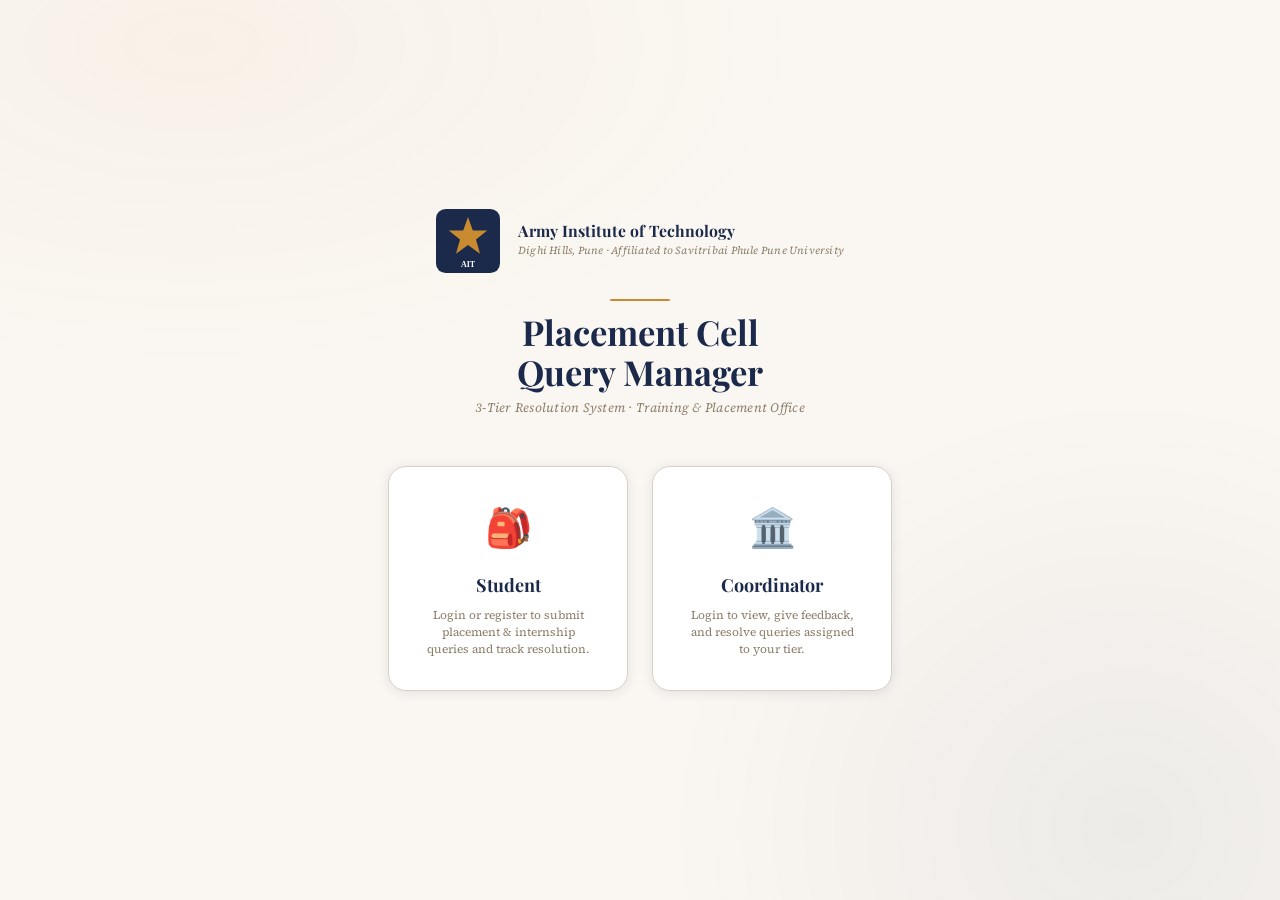
<file: placement-query-manager/index.html>
<!DOCTYPE html>
<html lang="en">
<head>
    <meta charset="UTF-8">
    <meta name="viewport" content="width=device-width, initial-scale=1.0">
    <title> Placement Query Manager </title>
</head>
<body>
</body>
<script>
  window.location.href = "login.html";
</script>
</html>
</file>
<file: placement-query-manager/css/dashboard.css>
:root{
  --ivory:#faf7f2;--ivory2:#f2ede4;--ivory3:#e8e0d4;
  --navy:#1b2a4a;--navy2:#243358;--navy3:#2e4070;
  --coral:#d95f3b;--coral2:#e8784f;
  --amber:#c88b2f;--amber2:#e0a83a;
  --sage:#4a7c6f;--sage2:#5e9e8e;
  --text:#2c2416;--text2:#5c4f3a;--text3:#8c7d68;
  --border:#d9d0c2;--border2:#c8bfb0;
  --red:#c0392b;--orange:#d4650a;--yellow:#b8860b;--green:#2d6a4f;
  --intern:#5b3d8a;--place:#1b5e7a;
  --sh:0 2px 12px rgba(27,42,74,.10);
  --sh2:0 8px 32px rgba(27,42,74,.14);
}
*{margin:0;padding:0;box-sizing:border-box}
html{font-size:15px}
body{background:var(--ivory);color:var(--text);font-family:'Source Serif 4',Georgia,serif;min-height:100vh;line-height:1.55}
body::before{content:'';position:fixed;inset:0;pointer-events:none;z-index:0;
  background:radial-gradient(ellipse 80% 60% at 15% 5%,rgba(200,139,47,.05) 0%,transparent 60%),
             radial-gradient(ellipse 60% 80% at 88% 92%,rgba(27,42,74,.06) 0%,transparent 60%)}

.screen{display:none;position:relative;z-index:1}
.screen.active{display:block}

/* ── AIT LOGO SVG INLINE ── */
.ait-logo-svg{display:block}

/* ══ LANDING ══ */
#screen-landing{min-height:100vh;display:flex;flex-direction:column;align-items:center;justify-content:center;padding:40px 20px}
.ait-header{display:flex;align-items:center;gap:18px;margin-bottom:10px}
.ait-logo-wrap{width:72px;height:72px;flex-shrink:0}
.ait-text-block{text-align:left}
.ait-college{font-family:'Playfair Display',serif;font-size:1.05rem;font-weight:700;color:var(--navy);line-height:1.2}
.ait-tagline{font-size:.72rem;color:var(--text3);font-style:italic;margin-top:2px;letter-spacing:.02em}
.land-divider{width:60px;height:2px;background:var(--amber);border-radius:2px;margin:14px auto 10px}
.land-title{font-family:'Playfair Display',serif;font-size:2.3rem;font-weight:700;color:var(--navy);text-align:center;line-height:1.15;margin-bottom:6px}
.land-sub{color:var(--text3);font-size:.86rem;font-style:italic;margin-bottom:48px;letter-spacing:.02em;text-align:center}
.role-grid{display:flex;gap:24px;flex-wrap:wrap;justify-content:center}
.role-card{background:white;border:1.5px solid var(--border);border-radius:18px;padding:32px 36px;width:240px;text-align:center;cursor:pointer;transition:all .22s cubic-bezier(.34,1.56,.64,1);box-shadow:var(--sh)}
.role-card:hover{transform:translateY(-6px);box-shadow:var(--sh2)}
.role-card.rc-student:hover{border-color:var(--coral)}
.role-card.rc-coord:hover{border-color:var(--navy)}
.role-ico{font-size:38px;margin-bottom:14px}
.role-name{font-family:'Playfair Display',serif;font-size:1.2rem;font-weight:700;color:var(--navy);margin-bottom:7px}
.role-desc{font-size:.78rem;color:var(--text3);line-height:1.45}

/* ══ AUTH ══ */
#screen-auth{min-height:100vh;display:flex;align-items:center;justify-content:center;padding:40px 20px}
.auth-box{background:white;border:1.5px solid var(--border);border-radius:20px;padding:38px 42px;width:440px;max-width:100%;box-shadow:var(--sh2)}
.auth-ait-bar{display:flex;align-items:center;gap:12px;padding-bottom:18px;border-bottom:1px solid var(--border);margin-bottom:22px}
.auth-ait-logo{width:40px;height:40px;flex-shrink:0}
.auth-ait-name{font-family:'Playfair Display',serif;font-size:.9rem;font-weight:700;color:var(--navy);line-height:1.2}
.auth-ait-sub{font-size:.68rem;color:var(--text3);margin-top:1px}
.auth-back{display:inline-flex;align-items:center;gap:6px;font-size:.8rem;color:var(--text3);cursor:pointer;margin-bottom:18px;transition:color .15s}
.auth-back:hover{color:var(--navy)}
.auth-title{font-family:'Playfair Display',serif;font-size:1.65rem;font-weight:700;color:var(--navy);margin-bottom:4px}
.auth-sub{font-size:.82rem;color:var(--text3);font-style:italic;margin-bottom:22px}
.tab-row{display:flex;background:var(--ivory2);border-radius:10px;padding:4px;margin-bottom:20px}
.tab-btn{flex:1;padding:8px;border:none;background:none;font-family:'Source Serif 4',serif;font-size:.85rem;color:var(--text3);border-radius:7px;cursor:pointer;transition:all .18s}
.tab-btn.active{background:white;color:var(--navy);font-weight:600;box-shadow:0 1px 4px rgba(27,42,74,.12)}

/* FORM */
.field{display:flex;flex-direction:column;gap:6px;margin-bottom:14px}
label{font-family:'JetBrains Mono',monospace;font-size:.67rem;letter-spacing:.1em;text-transform:uppercase;color:var(--text3)}
input,select,textarea{background:var(--ivory);border:1.5px solid var(--border);border-radius:9px;color:var(--text);font-family:'Source Serif 4',serif;font-size:.9rem;padding:10px 14px;transition:border-color .15s,box-shadow .15s;outline:none;width:100%}
input:focus,select:focus,textarea:focus{border-color:var(--navy);box-shadow:0 0 0 3px rgba(27,42,74,.08);background:white}
select option{background:white}
textarea{resize:vertical;min-height:80px;line-height:1.5}
.fg2{display:grid;grid-template-columns:1fr 1fr;gap:14px}
.span2{grid-column:span 2}

/* TOGGLE — internship / placement */
.drive-toggle{display:grid;grid-template-columns:1fr 1fr;gap:10px;margin-bottom:4px}
.drive-opt{position:relative}
.drive-opt input[type=radio]{position:absolute;opacity:0;width:0;height:0}
.drive-opt label{display:flex;flex-direction:column;align-items:center;gap:5px;padding:14px 10px;border:1.5px solid var(--border);border-radius:10px;cursor:pointer;transition:all .18s;font-family:'Source Serif 4',serif;font-size:.85rem;font-weight:600;color:var(--text2);letter-spacing:0;text-transform:none;background:white}
.drive-opt label .di{font-size:22px}
.drive-opt label .dl{font-size:.82rem}
.drive-opt label .ds{font-size:.7rem;color:var(--text3);font-weight:400;margin-top:1px}
.drive-opt input:checked+label{border-color:var(--navy);background:rgba(27,42,74,.05);color:var(--navy)}
.drive-opt.intern input:checked+label{border-color:var(--intern);background:rgba(91,61,138,.06);color:var(--intern)}
.drive-opt.place input:checked+label{border-color:var(--place);background:rgba(27,94,122,.06);color:var(--place)}

/* BUTTONS */
.btn{display:inline-flex;align-items:center;justify-content:center;gap:8px;padding:11px 22px;border-radius:10px;border:none;font-family:'Source Serif 4',serif;font-size:.9rem;font-weight:600;cursor:pointer;transition:all .18s;letter-spacing:.01em}
.btn-navy{background:var(--navy);color:white}
.btn-navy:hover{background:var(--navy2);transform:translateY(-1px);box-shadow:0 4px 14px rgba(27,42,74,.25)}
.btn-coral{background:var(--coral);color:white}
.btn-coral:hover{background:var(--coral2);transform:translateY(-1px);box-shadow:0 4px 14px rgba(217,95,59,.3)}
.btn-outline{background:transparent;color:var(--navy);border:1.5px solid var(--border2)}
.btn-outline:hover{border-color:var(--navy);background:var(--ivory2)}
.btn-sage{background:var(--sage);color:white}
.btn-sage:hover{background:var(--sage2);transform:translateY(-1px)}
.btn-sm{padding:7px 14px;font-size:.78rem;border-radius:7px}
.btn-full{width:100%;margin-top:18px}
.btn-row{display:flex;gap:12px;margin-top:18px;flex-wrap:wrap}

/* ══ DASHBOARD SHELL ══ */
#screen-dashboard{min-height:100vh;display:grid;grid-template-columns:264px 1fr}
.sidebar{background:var(--navy);display:flex;flex-direction:column;position:sticky;top:0;height:100vh;overflow-y:auto}
.sb-head{padding:22px 22px 18px;border-bottom:1px solid rgba(255,255,255,.08)}
.sb-ait{display:flex;align-items:center;gap:10px;margin-bottom:12px}
.sb-ait-logo{width:34px;height:34px;flex-shrink:0;opacity:.9}
.sb-ait-name{font-family:'Playfair Display',serif;font-size:.8rem;font-weight:700;color:rgba(255,255,255,.85);line-height:1.2}
.sb-ait-sub{font-size:.58rem;color:var(--amber2);text-transform:uppercase;letter-spacing:.1em;margin-top:1px}
.sb-dept{font-family:'JetBrains Mono',monospace;font-size:.62rem;letter-spacing:.15em;color:var(--amber2);text-transform:uppercase;margin-bottom:4px}
.sb-title{font-family:'Playfair Display',serif;font-size:1rem;font-weight:700;color:white;line-height:1.2}
.sb-user{padding:14px 20px;border-bottom:1px solid rgba(255,255,255,.08);display:flex;align-items:center;gap:12px}
.sb-avatar{width:36px;height:36px;background:rgba(255,255,255,.13);border-radius:50%;display:flex;align-items:center;justify-content:center;font-family:'Playfair Display',serif;font-weight:700;color:white;flex-shrink:0;font-size:14px}
.sb-uname{font-size:.84rem;font-weight:600;color:white;line-height:1.2}
.sb-urole{font-size:.66rem;color:rgba(255,255,255,.38);font-family:'JetBrains Mono',monospace;margin-top:2px}
.sb-nav{padding:14px 10px;flex:1}
.nav-sec{font-family:'JetBrains Mono',monospace;font-size:.58rem;letter-spacing:.14em;color:rgba(255,255,255,.25);text-transform:uppercase;padding:12px 12px 5px}
.nav-item{display:flex;align-items:center;gap:10px;width:100%;padding:9px 14px;border:none;background:none;color:rgba(255,255,255,.5);font-family:'Source Serif 4',serif;font-size:.84rem;border-radius:9px;cursor:pointer;transition:all .15s;text-align:left;margin-bottom:2px}
.nav-item:hover{background:rgba(255,255,255,.07);color:rgba(255,255,255,.85)}
.nav-item.active{background:rgba(255,255,255,.13);color:white;font-weight:600}
.nav-ico{font-size:13px;width:17px;text-align:center}
.nav-badge{margin-left:auto;background:var(--coral);color:white;font-family:'JetBrains Mono',monospace;font-size:.62rem;padding:2px 7px;border-radius:99px}
.sb-foot{padding:14px 20px;border-top:1px solid rgba(255,255,255,.08)}
.logout-btn{width:100%;padding:9px 14px;background:none;border:1px solid rgba(255,255,255,.14);border-radius:8px;color:rgba(255,255,255,.38);font-family:'Source Serif 4',serif;font-size:.78rem;cursor:pointer;transition:all .15s;display:flex;align-items:center;justify-content:center;gap:8px}
.logout-btn:hover{border-color:rgba(255,255,255,.28);color:rgba(255,255,255,.65)}

.main{background:var(--ivory);padding:34px 42px;overflow-y:auto;min-height:100vh}
.page{display:none;animation:pgIn .28s ease}
.page.active{display:block}
@keyframes pgIn{from{opacity:0;transform:translateY(10px)}to{opacity:1;transform:none}}

.ph{display:flex;align-items:flex-end;justify-content:space-between;margin-bottom:26px;padding-bottom:16px;border-bottom:1.5px solid var(--border)}
.ph-title{font-family:'Playfair Display',serif;font-size:1.85rem;font-weight:700;color:var(--navy);line-height:1.1}
.ph-sub{font-size:.78rem;color:var(--text3);font-style:italic;margin-top:4px}

/* STATS */
.stats-row{display:grid;grid-template-columns:repeat(4,1fr);gap:14px;margin-bottom:24px}
.sc{background:white;border:1.5px solid var(--border);border-radius:14px;padding:18px 20px;box-shadow:var(--sh);position:relative;overflow:hidden}
.sc::after{content:'';position:absolute;bottom:0;left:0;right:0;height:3px}
.sc.ac::after{background:var(--coral)} .sc.an::after{background:var(--navy)}
.sc.aa::after{background:var(--amber)} .sc.as::after{background:var(--sage)}
.sc.ai::after{background:var(--intern)} .sc.ap::after{background:var(--place)}
.sc-num{font-family:'Playfair Display',serif;font-size:2.1rem;font-weight:900;color:var(--navy);line-height:1;margin-bottom:3px}
.sc-lbl{font-size:.74rem;color:var(--text3)}

/* CARD */
.card{background:white;border:1.5px solid var(--border);border-radius:14px;padding:22px 24px;margin-bottom:18px;box-shadow:var(--sh)}
.ch{font-family:'Playfair Display',serif;font-size:1rem;font-weight:700;color:var(--navy);margin-bottom:14px;display:flex;align-items:center;justify-content:space-between}

/* DRIVE TYPE BADGE */
.dtag-intern{display:inline-flex;align-items:center;gap:4px;font-family:'JetBrains Mono',monospace;font-size:.62rem;padding:2px 8px;border-radius:99px;background:rgba(91,61,138,.1);color:var(--intern);border:1px solid rgba(91,61,138,.2)}
.dtag-placement{display:inline-flex;align-items:center;gap:4px;font-family:'JetBrains Mono',monospace;font-size:.62rem;padding:2px 8px;border-radius:99px;background:rgba(27,94,122,.1);color:var(--place);border:1px solid rgba(27,94,122,.2)}

/* PILLS */
.pill{display:inline-flex;align-items:center;gap:4px;font-family:'JetBrains Mono',monospace;font-size:.65rem;font-weight:500;padding:3px 9px;border-radius:99px;letter-spacing:.04em}
.pill-critical{background:rgba(192,57,43,.1);color:var(--red);border:1px solid rgba(192,57,43,.25)}
.pill-urgent{background:rgba(212,101,10,.1);color:var(--orange);border:1px solid rgba(212,101,10,.25)}
.pill-moderate{background:rgba(184,134,11,.12);color:var(--yellow);border:1px solid rgba(184,134,11,.25)}
.pill-low{background:rgba(45,106,79,.1);color:var(--green);border:1px solid rgba(45,106,79,.25)}
.pill-t1{background:rgba(27,42,74,.08);color:var(--navy);border:1px solid rgba(27,42,74,.2)}
.pill-t2{background:rgba(200,139,47,.1);color:var(--amber);border:1px solid rgba(200,139,47,.25)}
.pill-t3{background:rgba(217,95,59,.1);color:var(--coral);border:1px solid rgba(217,95,59,.25)}
.pill-res{background:rgba(45,106,79,.1);color:var(--green);border:1px solid rgba(45,106,79,.2)}
.pill-sub{background:rgba(92,79,58,.07);color:var(--text2);border:1px solid var(--border)}
.pill-awstud{background:rgba(91,61,138,.1);color:var(--intern);border:1px solid rgba(91,61,138,.25)}

/* TABLE */
.tbl{width:100%;border-collapse:collapse;font-size:.82rem}
.tbl th{font-family:'JetBrains Mono',monospace;font-size:.62rem;letter-spacing:.1em;text-transform:uppercase;color:var(--text3);padding:10px 14px;text-align:left;border-bottom:1.5px solid var(--border);white-space:nowrap}
.tbl td{padding:11px 14px;border-bottom:1px solid var(--ivory2);vertical-align:middle}
.tbl tr:last-child td{border-bottom:none}
.tbl tr:hover td{background:var(--ivory)}
.mono{font-family:'JetBrains Mono',monospace;font-size:.75rem;color:var(--navy3)}

/* QUEUE ITEMS */
.qi{background:var(--ivory);border:1.5px solid var(--border);border-left:4px solid var(--border2);border-radius:10px;padding:14px 18px;margin-bottom:10px;display:flex;align-items:center;gap:14px;transition:all .15s}
.qi:hover{box-shadow:var(--sh)}
.qi.p-critical{border-left-color:var(--red)} .qi.p-urgent{border-left-color:var(--orange)}
.qi.p-moderate{border-left-color:var(--yellow)} .qi.p-low{border-left-color:var(--green)}
.qi-rank{font-family:'Playfair Display',serif;font-size:1.2rem;font-weight:700;color:var(--border2);width:26px;text-align:center;flex-shrink:0}
.qi-body{flex:1;min-width:0}
.qi-name{font-weight:600;font-size:.87rem;color:var(--navy);margin-bottom:2px}
.qi-meta{font-size:.73rem;color:var(--text3);font-family:'JetBrains Mono',monospace}
.qi-acts{display:flex;gap:8px;flex-shrink:0;flex-wrap:wrap}
.tier-tag{display:inline-block;font-family:'JetBrains Mono',monospace;font-size:.6rem;letter-spacing:.05em;background:var(--ivory2);border:1px solid var(--border);border-radius:5px;padding:1px 7px;color:var(--text3);margin-right:4px}

/* SPLIT BOXES for coordinator queue */
.split-queue{display:grid;grid-template-columns:1fr 1fr;gap:20px;margin-top:4px}
.split-box{background:white;border:1.5px solid var(--border);border-radius:14px;overflow:hidden;box-shadow:var(--sh)}
.split-box-head{padding:14px 18px;border-bottom:1px solid var(--border);display:flex;align-items:center;justify-content:space-between}
.split-box-title{font-family:'Playfair Display',serif;font-size:.95rem;font-weight:700}
.split-box-title.intern{color:var(--intern)}
.split-box-title.place{color:var(--place)}
.split-box-body{padding:14px}

/* TIER FLOW */
.tier-flow{display:flex;border:1.5px solid var(--border);border-radius:12px;overflow:hidden;margin:12px 0}
.tf-seg{flex:1;padding:16px 12px;text-align:center;border-right:1px solid var(--border)}
.tf-seg:last-child{border-right:none}
.tf-lbl{font-family:'JetBrains Mono',monospace;font-size:.58rem;letter-spacing:.12em;text-transform:uppercase;color:var(--text3);margin-bottom:5px}
.tf-name{font-family:'Playfair Display',serif;font-size:.88rem;font-weight:700;color:var(--navy);margin-bottom:3px}
.tf-types{font-size:.7rem;color:var(--text3);line-height:1.4}
.tf-cnt{font-family:'JetBrains Mono',monospace;font-size:.68rem;color:var(--text3);margin-top:6px}

/* PRIO BANNER */
.prio-banner{display:flex;align-items:center;gap:12px;background:var(--ivory2);border:1.5px solid var(--border);border-radius:9px;padding:10px 16px;font-family:'JetBrains Mono',monospace;font-size:.74rem;color:var(--text2);margin-top:10px}

/* ── FEEDBACK THREAD ── */
.thread{margin-top:16px}
.thread-msg{display:flex;gap:10px;margin-bottom:12px}
.thread-msg.coord{flex-direction:row-reverse}
.tm-av{width:30px;height:30px;border-radius:50%;display:flex;align-items:center;justify-content:center;font-family:'Playfair Display',serif;font-weight:700;font-size:12px;flex-shrink:0;color:white}
.tm-av.stud{background:var(--coral)}
.tm-av.coord{background:var(--navy)}
.tm-bubble{max-width:80%;background:var(--ivory2);border:1px solid var(--border);border-radius:10px;padding:10px 14px;font-size:.82rem;line-height:1.55}
.thread-msg.coord .tm-bubble{background:rgba(27,42,74,.06);border-color:rgba(27,42,74,.15)}
.tm-meta{font-family:'JetBrains Mono',monospace;font-size:.6rem;color:var(--text3);margin-bottom:4px}
.tm-text{color:var(--text)}

.fb-input-area{margin-top:14px;background:var(--ivory);border:1.5px solid var(--border);border-radius:10px;padding:14px}
.fb-input-label{font-family:'JetBrains Mono',monospace;font-size:.66rem;letter-spacing:.1em;text-transform:uppercase;color:var(--text3);margin-bottom:8px}
.fb-textarea{width:100%;background:white;border:1.5px solid var(--border);border-radius:8px;padding:10px 12px;font-family:'Source Serif 4',serif;font-size:.85rem;resize:vertical;min-height:70px;outline:none;line-height:1.5}
.fb-textarea:focus{border-color:var(--navy);box-shadow:0 0 0 3px rgba(27,42,74,.07)}
.fb-actions{display:flex;gap:10px;margin-top:10px}

.resolve-section{margin-top:14px;padding-top:14px;border-top:1.5px dashed var(--border)}
.resolve-label{font-family:'JetBrains Mono',monospace;font-size:.66rem;letter-spacing:.1em;text-transform:uppercase;color:var(--sage);margin-bottom:8px}
.resolve-textarea{width:100%;background:white;border:1.5px solid rgba(74,124,111,.3);border-radius:8px;padding:10px 12px;font-family:'Source Serif 4',serif;font-size:.85rem;resize:vertical;min-height:70px;outline:none;line-height:1.5}
.resolve-textarea:focus{border-color:var(--sage);box-shadow:0 0 0 3px rgba(74,124,111,.08)}

/* MODAL */
.overlay{display:none;position:fixed;inset:0;background:rgba(27,42,74,.5);z-index:200;align-items:center;justify-content:center;backdrop-filter:blur(4px)}
.overlay.open{display:flex}
.modal-box{background:white;border:1.5px solid var(--border);border-radius:18px;padding:34px 38px;max-width:580px;width:92%;max-height:90vh;overflow-y:auto;box-shadow:0 20px 60px rgba(27,42,74,.2);animation:pgIn .22s ease}
.modal-title{font-family:'Playfair Display',serif;font-size:1.35rem;font-weight:700;color:var(--navy);margin-bottom:18px}
.modal-close{float:right;background:none;border:none;font-size:1.3rem;color:var(--text3);cursor:pointer;line-height:1;margin-top:-4px}
.dr{display:flex;gap:14px;margin-bottom:11px;font-size:.83rem}
.dk{font-family:'JetBrains Mono',monospace;font-size:.66rem;color:var(--text3);text-transform:uppercase;letter-spacing:.08em;width:108px;flex-shrink:0;padding-top:2px}
.dv{color:var(--text);line-height:1.5}
.resp-box{background:var(--ivory);border:1.5px solid var(--border);border-left:4px solid var(--sage);border-radius:10px;padding:14px 16px;margin-top:10px;font-size:.82rem;line-height:1.65;color:var(--text)}
.resp-head{font-family:'JetBrains Mono',monospace;font-size:.64rem;color:var(--sage);text-transform:uppercase;letter-spacing:.1em;margin-bottom:7px}

/* COORD HINT */
.coord-hint{background:var(--ivory2);border:1.5px solid var(--border);border-radius:12px;padding:14px 16px;margin-bottom:18px}
.coord-hint-title{font-family:'JetBrains Mono',monospace;font-size:.64rem;letter-spacing:.12em;text-transform:uppercase;color:var(--text3);margin-bottom:10px}
.cred-card{background:white;border:1.5px solid var(--border);border-radius:9px;padding:10px 14px;margin-bottom:8px;cursor:pointer;transition:all .15s;display:flex;align-items:center;gap:12px}
.cred-card:last-child{margin-bottom:0}
.cred-card:hover{border-color:var(--navy);box-shadow:var(--sh)}
.cred-avatar{width:32px;height:32px;border-radius:50%;display:flex;align-items:center;justify-content:center;font-family:'Playfair Display',serif;font-weight:700;color:white;flex-shrink:0;font-size:13px}
.cred-info{flex:1}
.cred-name{font-size:.82rem;font-weight:600;color:var(--navy);line-height:1.2}
.cred-role{font-family:'JetBrains Mono',monospace;font-size:.64rem;color:var(--text3);margin-top:1px}
.cred-mob{font-family:'JetBrains Mono',monospace;font-size:.7rem;color:var(--text2);margin-left:auto;background:var(--ivory2);padding:2px 8px;border-radius:5px}
.cred-hint{font-size:.68rem;color:var(--text3);font-style:italic;margin-top:2px}
.cred-card:hover .cred-hint{color:var(--navy)}

/* TOAST */
.toasts{position:fixed;bottom:24px;right:24px;display:flex;flex-direction:column;gap:10px;z-index:999}
.toast{background:white;border:1.5px solid var(--border);border-radius:10px;padding:11px 17px;font-size:.81rem;max-width:300px;box-shadow:var(--sh2);animation:slideIn .22s ease;display:flex;align-items:center;gap:10px}
.toast.ok{border-left:4px solid var(--sage)} .toast.err{border-left:4px solid var(--coral)} .toast.inf{border-left:4px solid var(--amber)}
@keyframes slideIn{from{opacity:0;transform:translateX(18px)}to{opacity:1;transform:none}}
@keyframes pgIn{from{opacity:0;transform:translateY(10px)}to{opacity:1;transform:none}}

.empty{text-align:center;padding:44px 20px}
.empty-ico{font-size:34px;opacity:.26;margin-bottom:10px}
.empty-txt{font-size:.82rem;color:var(--text3);font-style:italic}

.ab{margin-bottom:13px}
.ab-top{display:flex;justify-content:space-between;font-size:.77rem;margin-bottom:5px;color:var(--text2)}
.ab-track{height:6px;background:var(--ivory2);border-radius:99px;overflow:hidden}
.ab-fill{height:100%;border-radius:99px;transition:width .5s ease}
hr.s{border:none;border-top:1px solid var(--ivory3);margin:14px 0}
::-webkit-scrollbar{width:5px}::-webkit-scrollbar-track{background:transparent}::-webkit-scrollbar-thumb{background:var(--border2);border-radius:4px}

/* AIT logo inline SVG colour */
.ait-shield-bg{fill:#1b2a4a} .ait-star{fill:#c88b2f} .ait-text-fill{fill:white}

/* Dashboard takes full viewport, no screen switching needed */
#screen-dashboard{display:grid;grid-template-columns:264px 1fr;min-height:100vh}
</file>
<file: placement-query-manager/css/auth.css>
:root{
  --ivory:#faf7f2;--ivory2:#f2ede4;--ivory3:#e8e0d4;
  --navy:#1b2a4a;--navy2:#243358;
  --coral:#d95f3b;--coral2:#e8784f;
  --amber:#c88b2f;--amber2:#e0a83a;
  --text:#2c2416;--text2:#5c4f3a;--text3:#8c7d68;
  --border:#d9d0c2;--border2:#c8bfb0;
  --sh:0 2px 12px rgba(27,42,74,.10);
  --sh2:0 8px 32px rgba(27,42,74,.16);
}
*{margin:0;padding:0;box-sizing:border-box}
html{font-size:15px}
body{background:var(--ivory);color:var(--text);font-family:'Source Serif 4',Georgia,serif;min-height:100vh;line-height:1.55}
body::before{content:'';position:fixed;inset:0;pointer-events:none;
  background:radial-gradient(ellipse 80% 60% at 15% 5%,rgba(200,139,47,.05) 0%,transparent 60%),
             radial-gradient(ellipse 60% 80% at 88% 92%,rgba(27,42,74,.06) 0%,transparent 60%)}

.view{display:none;min-height:100vh;position:relative;z-index:1}
.view.active{display:flex;flex-direction:column;align-items:center;justify-content:center;padding:40px 20px}

/* ── LANDING ── */
.ait-header{display:flex;align-items:center;gap:18px;margin-bottom:10px}
.ait-college{font-family:'Playfair Display',serif;font-size:1.05rem;font-weight:700;color:var(--navy);line-height:1.2}
.ait-tagline{font-size:.72rem;color:var(--text3);font-style:italic;margin-top:2px;letter-spacing:.02em}
.land-divider{width:60px;height:2px;background:var(--amber);border-radius:2px;margin:16px auto 12px}
.land-title{font-family:'Playfair Display',serif;font-size:2.3rem;font-weight:700;color:var(--navy);text-align:center;line-height:1.15;margin-bottom:6px}
.land-sub{color:var(--text3);font-size:.86rem;font-style:italic;margin-bottom:48px;letter-spacing:.02em;text-align:center}
.role-grid{display:flex;gap:24px;flex-wrap:wrap;justify-content:center}
.role-card{background:white;border:1.5px solid var(--border);border-radius:18px;padding:32px 36px;width:240px;text-align:center;cursor:pointer;transition:all .22s cubic-bezier(.34,1.56,.64,1);box-shadow:var(--sh)}
.role-card:hover{transform:translateY(-6px);box-shadow:var(--sh2)}
.role-card.rc-s:hover{border-color:var(--coral)}
.role-card.rc-c:hover{border-color:var(--navy)}
.role-ico{font-size:38px;margin-bottom:14px}
.role-name{font-family:'Playfair Display',serif;font-size:1.2rem;font-weight:700;color:var(--navy);margin-bottom:7px}
.role-desc{font-size:.78rem;color:var(--text3);line-height:1.45}

/* ── AUTH BOX ── */
.auth-box{background:white;border:1.5px solid var(--border);border-radius:20px;padding:38px 42px;width:440px;max-width:100%;box-shadow:var(--sh2)}
.auth-ait-bar{display:flex;align-items:center;gap:12px;padding-bottom:18px;border-bottom:1px solid var(--border);margin-bottom:22px}
.auth-ait-name{font-family:'Playfair Display',serif;font-size:.9rem;font-weight:700;color:var(--navy);line-height:1.2}
.auth-ait-sub{font-size:.68rem;color:var(--text3);margin-top:1px}
.auth-back{display:inline-flex;align-items:center;gap:6px;font-size:.8rem;color:var(--text3);cursor:pointer;margin-bottom:18px;transition:color .15s;background:none;border:none;font-family:'Source Serif 4',serif}
.auth-back:hover{color:var(--navy)}
.auth-title{font-family:'Playfair Display',serif;font-size:1.65rem;font-weight:700;color:var(--navy);margin-bottom:4px}
.auth-sub{font-size:.82rem;color:var(--text3);font-style:italic;margin-bottom:22px}

/* tabs */
.tab-row{display:flex;background:var(--ivory2);border-radius:10px;padding:4px;margin-bottom:20px}
.tab-btn{flex:1;padding:8px;border:none;background:none;font-family:'Source Serif 4',serif;font-size:.85rem;color:var(--text3);border-radius:7px;cursor:pointer;transition:all .18s}
.tab-btn.active{background:white;color:var(--navy);font-weight:600;box-shadow:0 1px 4px rgba(27,42,74,.12)}

/* form */
.field{display:flex;flex-direction:column;gap:6px;margin-bottom:14px}
label{font-family:'JetBrains Mono',monospace;font-size:.67rem;letter-spacing:.1em;text-transform:uppercase;color:var(--text3)}
input,select{background:var(--ivory);border:1.5px solid var(--border);border-radius:9px;color:var(--text);font-family:'Source Serif 4',serif;font-size:.9rem;padding:10px 14px;transition:border-color .15s,box-shadow .15s;outline:none;width:100%}
input:focus,select:focus{border-color:var(--navy);box-shadow:0 0 0 3px rgba(27,42,74,.08);background:white}
select option{background:white}
.fg2{display:grid;grid-template-columns:1fr 1fr;gap:14px}
.span2{grid-column:span 2}

/* buttons */
.btn{display:inline-flex;align-items:center;justify-content:center;gap:8px;padding:11px 22px;border-radius:10px;border:none;font-family:'Source Serif 4',serif;font-size:.9rem;font-weight:600;cursor:pointer;transition:all .18s}
.btn-navy{background:var(--navy);color:white;width:100%;margin-top:18px}
.btn-navy:hover{background:var(--navy2);transform:translateY(-1px);box-shadow:0 4px 14px rgba(27,42,74,.25)}
.btn-coral{background:var(--coral);color:white;width:100%;margin-top:18px}
.btn-coral:hover{background:var(--coral2);transform:translateY(-1px)}

/* coordinator hint */
.coord-hint{background:var(--ivory2);border:1.5px solid var(--border);border-radius:12px;padding:14px 16px;margin-bottom:18px}
.coord-hint-title{font-family:'JetBrains Mono',monospace;font-size:.64rem;letter-spacing:.12em;text-transform:uppercase;color:var(--text3);margin-bottom:10px}
.cred-card{background:white;border:1.5px solid var(--border);border-radius:9px;padding:10px 14px;margin-bottom:8px;cursor:pointer;transition:all .15s;display:flex;align-items:center;gap:12px}
.cred-card:last-child{margin-bottom:0}
.cred-card:hover{border-color:var(--navy);box-shadow:var(--sh)}
.cred-av{width:32px;height:32px;border-radius:50%;display:flex;align-items:center;justify-content:center;font-family:'Playfair Display',serif;font-weight:700;color:white;flex-shrink:0;font-size:13px}
.cred-info{flex:1}
.cred-name{font-size:.82rem;font-weight:600;color:var(--navy);line-height:1.2}
.cred-role{font-family:'JetBrains Mono',monospace;font-size:.64rem;color:var(--text3);margin-top:1px}
.cred-mob{font-family:'JetBrains Mono',monospace;font-size:.7rem;color:var(--text2);margin-left:auto;background:var(--ivory2);padding:2px 8px;border-radius:5px}
.cred-hint{font-size:.68rem;color:var(--text3);font-style:italic;margin-top:2px}
.cred-card:hover .cred-hint{color:var(--navy)}

/* toast */
.toasts{position:fixed;bottom:24px;right:24px;display:flex;flex-direction:column;gap:10px;z-index:999}
.toast{background:white;border:1.5px solid var(--border);border-radius:10px;padding:11px 17px;font-size:.81rem;max-width:300px;box-shadow:var(--sh2);animation:sIn .22s ease;display:flex;align-items:center;gap:10px}
.toast.ok{border-left:4px solid #4a7c6f} .toast.err{border-left:4px solid var(--coral)} .toast.inf{border-left:4px solid var(--amber)}
@keyframes sIn{from{opacity:0;transform:translateX(18px)}to{opacity:1;transform:none}}
</file>
